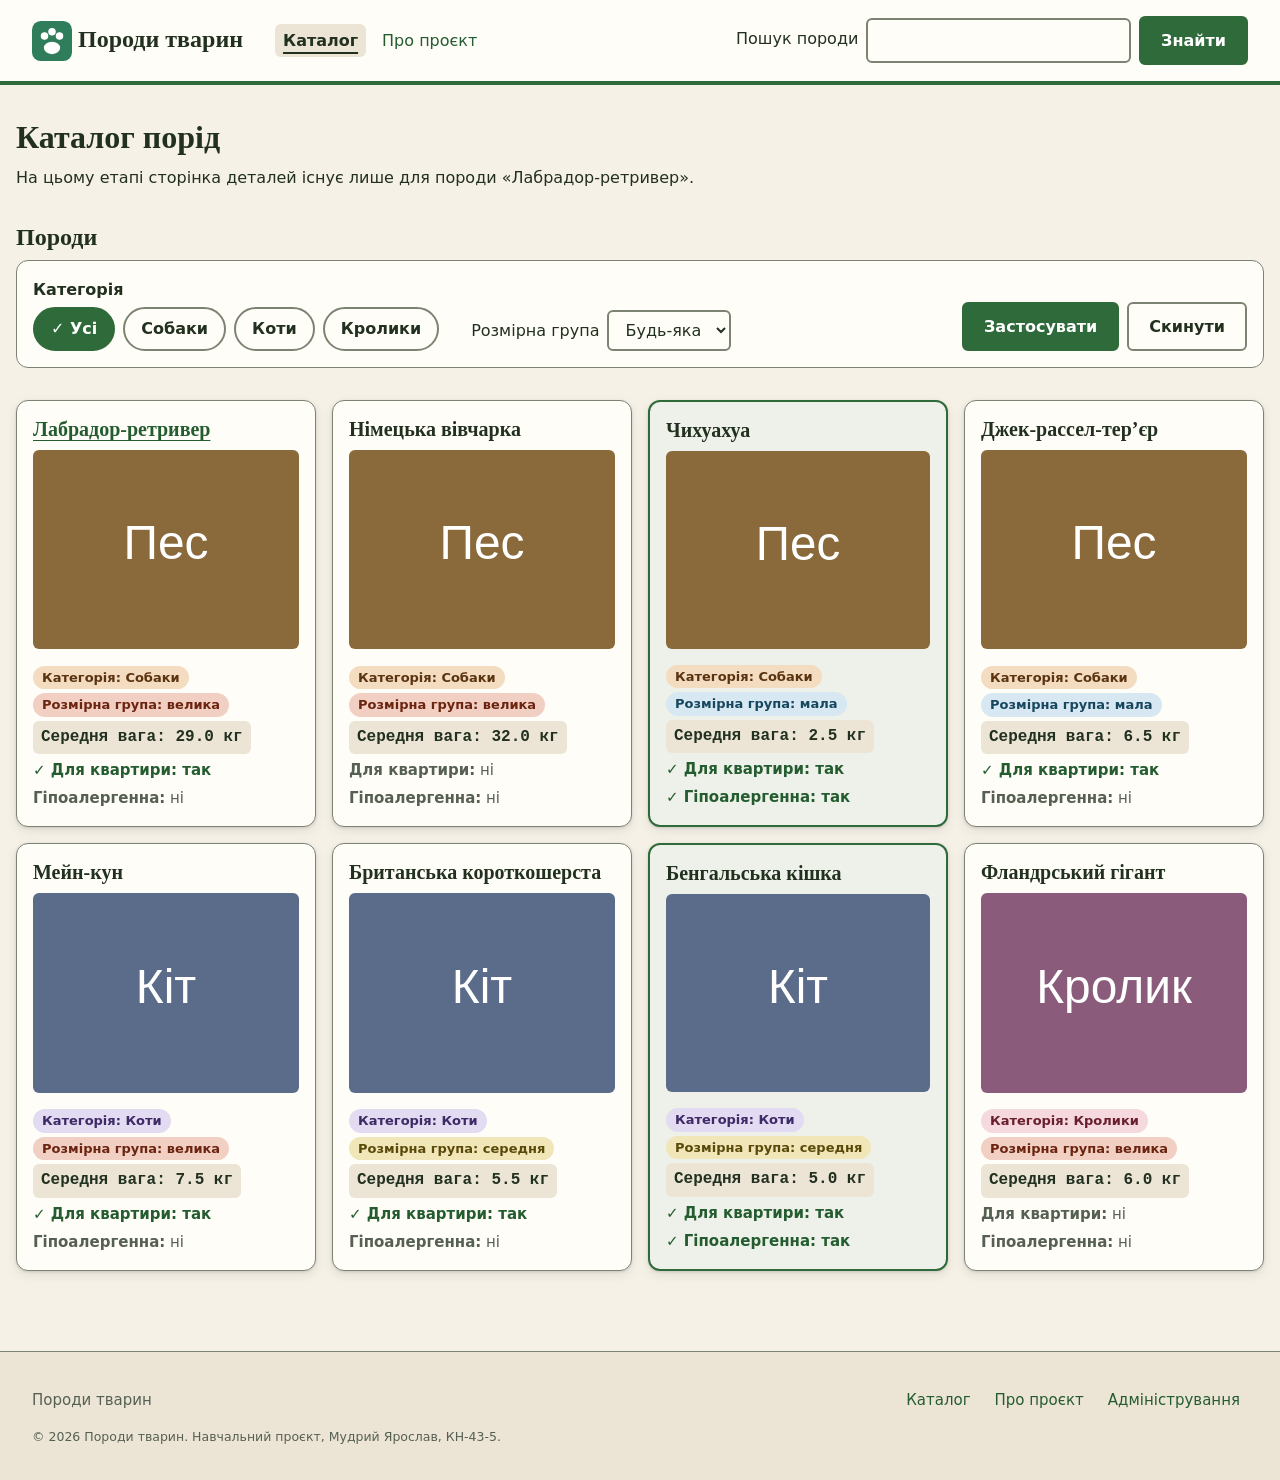
<file: index.html>
<!DOCTYPE html>
<html lang="uk">
<head>
  <meta charset="utf-8">
  <meta name="viewport" content="width=device-width, initial-scale=1">
  <title>Каталог порід — Породи тварин</title>
  <meta name="description" content="Каталог порід тварин: собаки, коти та кролики з вагою та розмірною групою.">
  <link rel="icon" href="images/logo.svg" type="image/svg+xml">
  <link rel="stylesheet" href="css/main.css">
</head>
<body>
  <a class="skip-link" href="#main">Перейти до вмісту</a>
  <header class="site-header">
    <p class="site-header__brand"><a href="index.html"><img class="site-header__logo" src="images/logo.svg" alt="" width="40" height="40"> Породи тварин</a></p>
    <nav class="site-nav site-nav--main" aria-label="Основне меню">
      <ul class="site-nav__list">
        <li><a href="index.html" aria-current="page">Каталог</a></li>
        <li><a href="about.html">Про проєкт</a></li>
      </ul>
    </nav>
    <form class="search" action="index.html" method="get" role="search">
      <label class="form__label form__label--inline" for="site-search">Пошук породи</label>
      <input class="form__field" id="site-search" name="q" type="search" maxlength="60" autocomplete="off">
      <button class="button" type="submit">Знайти</button>
    </form>
  </header>
  <main id="main">
    <h1>Каталог порід</h1>
    <p>На цьому етапі сторінка деталей існує лише для породи «Лабрадор-ретривер».</p>
    <section aria-labelledby="catalog-title">
      <h2 id="catalog-title">Породи</h2>
      <form class="filters" id="catalog-filters" action="index.html" method="get" aria-label="Фільтри каталогу">
        <fieldset class="filters__group">
          <legend class="filters__legend">Категорія</legend>
          <div class="chips">
            <input class="chip__input" id="cat-all" type="radio" name="category" value="all" checked>
            <label class="chip" for="cat-all">Усі</label>
            <input class="chip__input" id="cat-dogs" type="radio" name="category" value="dogs">
            <label class="chip" for="cat-dogs">Собаки</label>
            <input class="chip__input" id="cat-cats" type="radio" name="category" value="cats">
            <label class="chip" for="cat-cats">Коти</label>
            <input class="chip__input" id="cat-rabbits" type="radio" name="category" value="rabbits">
            <label class="chip" for="cat-rabbits">Кролики</label>
          </div>
        </fieldset>
        <div class="filters__row">
          <label class="form__label form__label--inline" for="filter-size">Розмірна група</label>
          <select class="form__field" id="filter-size" name="sizeGroup">
            <option value="">Будь-яка</option>
            <option value="small">Мала</option>
            <option value="medium">Середня</option>
            <option value="large">Велика</option>
          </select>
        </div>
        <div class="filters__actions">
          <button class="button" type="submit">Застосувати</button>
          <button class="button" type="reset">Скинути</button>
        </div>
      </form>
      <div class="catalog">
        <article class="card">
          <h3 class="card__title"><a href="details.html">Лабрадор-ретривер</a></h3>
          <img class="card__image" src="images/dog.svg" alt="Ілюстрація: собаки" width="400" height="300" loading="lazy">
          <ul class="card__facts">
            <li class="badge" data-category="dogs"><strong>Категорія:</strong> Собаки</li>
            <li class="badge" data-size="large"><strong>Розмірна група:</strong> велика</li>
            <li class="card__weight"><strong>Середня вага:</strong> 29.0 кг</li>
            <li class="card__status" data-apartment="true"><strong>Для квартири:</strong> так</li>
            <li class="card__status" data-hypoallergenic="false"><strong>Гіпоалергенна:</strong> ні</li>
          </ul>
        </article>
        <article class="card">
          <h3 class="card__title">Німецька вівчарка</h3>
          <img class="card__image" src="images/dog.svg" alt="Ілюстрація: собаки" width="400" height="300" loading="lazy">
          <ul class="card__facts">
            <li class="badge" data-category="dogs"><strong>Категорія:</strong> Собаки</li>
            <li class="badge" data-size="large"><strong>Розмірна група:</strong> велика</li>
            <li class="card__weight"><strong>Середня вага:</strong> 32.0 кг</li>
            <li class="card__status" data-apartment="false"><strong>Для квартири:</strong> ні</li>
            <li class="card__status" data-hypoallergenic="false"><strong>Гіпоалергенна:</strong> ні</li>
          </ul>
        </article>
        <article class="card">
          <h3 class="card__title">Чихуахуа</h3>
          <img class="card__image" src="images/dog.svg" alt="Ілюстрація: собаки" width="400" height="300" loading="lazy">
          <ul class="card__facts">
            <li class="badge" data-category="dogs"><strong>Категорія:</strong> Собаки</li>
            <li class="badge" data-size="small"><strong>Розмірна група:</strong> мала</li>
            <li class="card__weight"><strong>Середня вага:</strong> 2.5 кг</li>
            <li class="card__status" data-apartment="true"><strong>Для квартири:</strong> так</li>
            <li class="card__status" data-hypoallergenic="true"><strong>Гіпоалергенна:</strong> так</li>
          </ul>
        </article>
        <article class="card">
          <h3 class="card__title">Джек-рассел-тер’єр</h3>
          <img class="card__image" src="images/dog.svg" alt="Ілюстрація: собаки" width="400" height="300" loading="lazy">
          <ul class="card__facts">
            <li class="badge" data-category="dogs"><strong>Категорія:</strong> Собаки</li>
            <li class="badge" data-size="small"><strong>Розмірна група:</strong> мала</li>
            <li class="card__weight"><strong>Середня вага:</strong> 6.5 кг</li>
            <li class="card__status" data-apartment="true"><strong>Для квартири:</strong> так</li>
            <li class="card__status" data-hypoallergenic="false"><strong>Гіпоалергенна:</strong> ні</li>
          </ul>
        </article>
        <article class="card">
          <h3 class="card__title">Мейн-кун</h3>
          <img class="card__image" src="images/cat.svg" alt="Ілюстрація: коти" width="400" height="300" loading="lazy">
          <ul class="card__facts">
            <li class="badge" data-category="cats"><strong>Категорія:</strong> Коти</li>
            <li class="badge" data-size="large"><strong>Розмірна група:</strong> велика</li>
            <li class="card__weight"><strong>Середня вага:</strong> 7.5 кг</li>
            <li class="card__status" data-apartment="true"><strong>Для квартири:</strong> так</li>
            <li class="card__status" data-hypoallergenic="false"><strong>Гіпоалергенна:</strong> ні</li>
          </ul>
        </article>
        <article class="card">
          <h3 class="card__title">Британська короткошерста</h3>
          <img class="card__image" src="images/cat.svg" alt="Ілюстрація: коти" width="400" height="300" loading="lazy">
          <ul class="card__facts">
            <li class="badge" data-category="cats"><strong>Категорія:</strong> Коти</li>
            <li class="badge" data-size="medium"><strong>Розмірна група:</strong> середня</li>
            <li class="card__weight"><strong>Середня вага:</strong> 5.5 кг</li>
            <li class="card__status" data-apartment="true"><strong>Для квартири:</strong> так</li>
            <li class="card__status" data-hypoallergenic="false"><strong>Гіпоалергенна:</strong> ні</li>
          </ul>
        </article>
        <article class="card">
          <h3 class="card__title">Бенгальська кішка</h3>
          <img class="card__image" src="images/cat.svg" alt="Ілюстрація: коти" width="400" height="300" loading="lazy">
          <ul class="card__facts">
            <li class="badge" data-category="cats"><strong>Категорія:</strong> Коти</li>
            <li class="badge" data-size="medium"><strong>Розмірна група:</strong> середня</li>
            <li class="card__weight"><strong>Середня вага:</strong> 5.0 кг</li>
            <li class="card__status" data-apartment="true"><strong>Для квартири:</strong> так</li>
            <li class="card__status" data-hypoallergenic="true"><strong>Гіпоалергенна:</strong> так</li>
          </ul>
        </article>
        <article class="card">
          <h3 class="card__title">Фландрський гігант</h3>
          <img class="card__image" src="images/rabbit.svg" alt="Ілюстрація: кролики" width="400" height="300" loading="lazy">
          <ul class="card__facts">
            <li class="badge" data-category="rabbits"><strong>Категорія:</strong> Кролики</li>
            <li class="badge" data-size="large"><strong>Розмірна група:</strong> велика</li>
            <li class="card__weight"><strong>Середня вага:</strong> 6.0 кг</li>
            <li class="card__status" data-apartment="false"><strong>Для квартири:</strong> ні</li>
            <li class="card__status" data-hypoallergenic="false"><strong>Гіпоалергенна:</strong> ні</li>
          </ul>
        </article>
      </div>
    </section>
  </main>
  <footer class="site-footer">
    <p>Породи тварин</p>
    <nav class="site-nav site-nav--footer" aria-label="Службова навігація">
      <ul class="site-nav__list">
        <li><a href="index.html">Каталог</a></li>
        <li><a href="about.html">Про проєкт</a></li>
        <li><a href="admin.html">Адміністрування</a></li>
      </ul>
    </nav>
    <p class="site-footer__copy"><small>© 2026 Породи тварин. Навчальний проєкт, Мудрий Ярослав, КН-43-5.</small></p>
  </footer>
</body>
</html>
</file>
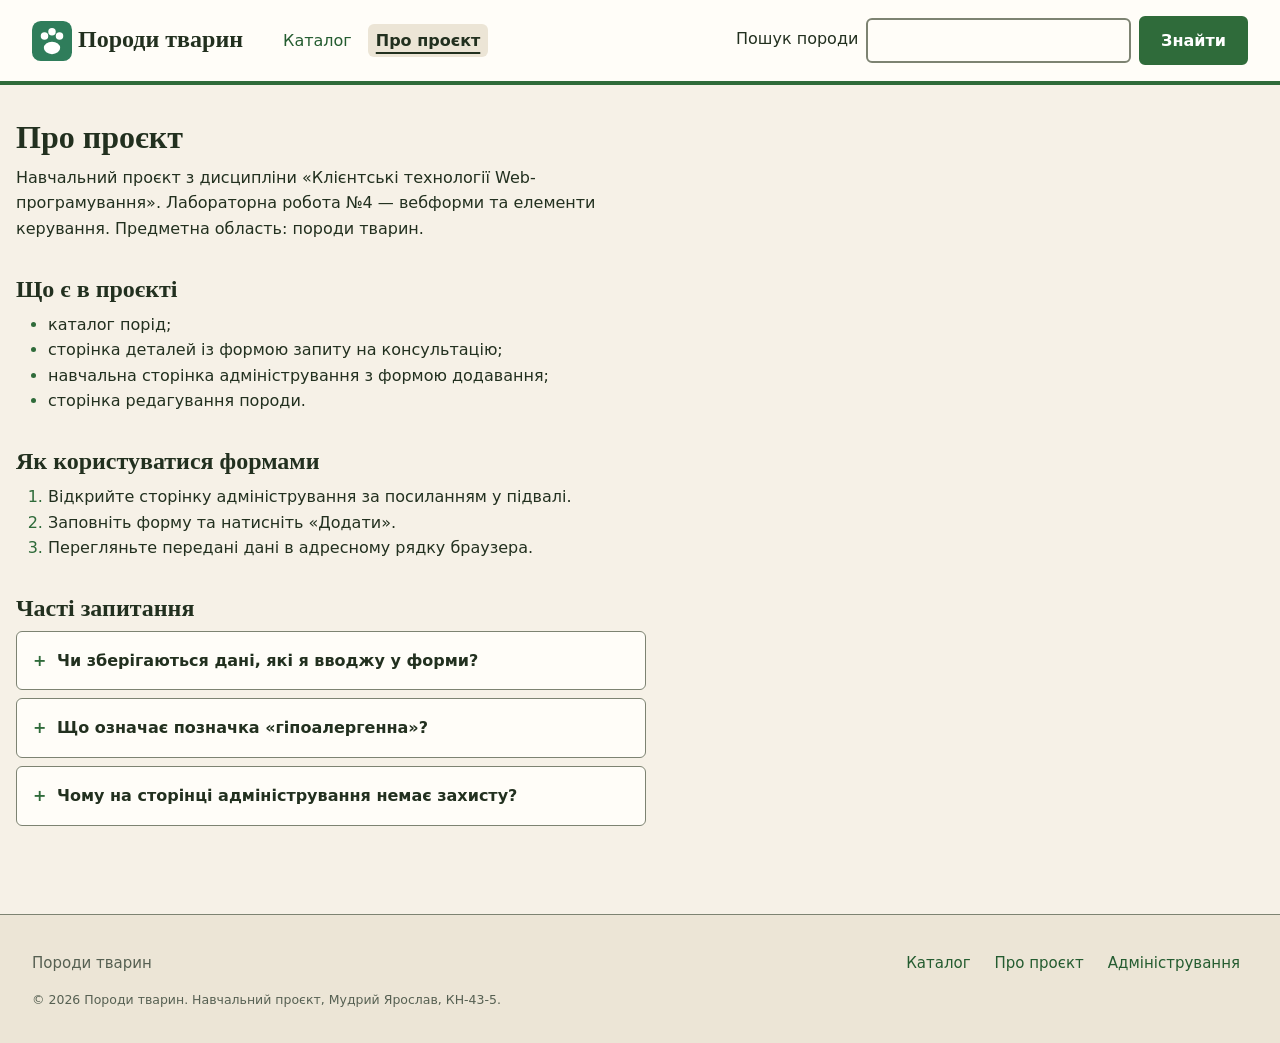
<file: about.html>
<!DOCTYPE html>
<html lang="uk">
<head>
  <meta charset="utf-8">
  <meta name="viewport" content="width=device-width, initial-scale=1">
  <title>Про проєкт — Породи тварин</title>
  <meta name="description" content="Про навчальний проєкт «Породи тварин»: що в ньому є та як користуватися формами.">
  <link rel="icon" href="images/logo.svg" type="image/svg+xml">
  <link rel="stylesheet" href="css/main.css">
</head>
<body>
  <a class="skip-link" href="#main">Перейти до вмісту</a>
  <header class="site-header">
    <p class="site-header__brand"><a href="index.html"><img class="site-header__logo" src="images/logo.svg" alt="" width="40" height="40"> Породи тварин</a></p>
    <nav class="site-nav site-nav--main" aria-label="Основне меню">
      <ul class="site-nav__list">
        <li><a href="index.html">Каталог</a></li>
        <li><a href="about.html" aria-current="page">Про проєкт</a></li>
      </ul>
    </nav>
    <form class="search" action="index.html" method="get" role="search">
      <label class="form__label form__label--inline" for="site-search">Пошук породи</label>
      <input class="form__field" id="site-search" name="q" type="search" maxlength="60" autocomplete="off">
      <button class="button" type="submit">Знайти</button>
    </form>
  </header>
  <main class="page-text" id="main">
    <h1>Про проєкт</h1>
    <p>Навчальний проєкт з дисципліни «Клієнтські технології Web-програмування». Лабораторна робота №4 — вебформи та елементи керування. Предметна область: породи тварин.</p>
    <h2>Що є в проєкті</h2>
    <ul>
      <li>каталог порід;</li>
      <li>сторінка деталей із формою запиту на консультацію;</li>
      <li>навчальна сторінка адміністрування з формою додавання;</li>
      <li>сторінка редагування породи.</li>
    </ul>
    <h2>Як користуватися формами</h2>
    <ol>
      <li>Відкрийте сторінку адміністрування за посиланням у підвалі.</li>
      <li>Заповніть форму та натисніть «Додати».</li>
      <li>Перегляньте передані дані в адресному рядку браузера.</li>
    </ol>
    <h2>Часті запитання</h2>
    <div class="faq">
      <details class="faq__item">
        <summary class="faq__summary">Чи зберігаються дані, які я вводжу у форми?</summary>
        <p>Ні. Форми надсилаються методом GET на статичний сервер, тому дані лише з’являються в адресному рядку й ніде не зберігаються.</p>
      </details>
      <details class="faq__item">
        <summary class="faq__summary">Що означає позначка «гіпоалергенна»?</summary>
        <p>Це навчальна позначка в картці породи. Повністю безпечних для алергіків порід не існує, тому для реального вибору потрібна консультація лікаря.</p>
      </details>
      <details class="faq__item">
        <summary class="faq__summary">Чому на сторінці адміністрування немає захисту?</summary>
        <p>Це навчальна імітація. Контроль доступу й остаточну перевірку даних виконує сервер, якого в проєкті немає.</p>
      </details>
    </div>
  </main>
  <footer class="site-footer">
    <p>Породи тварин</p>
    <nav class="site-nav site-nav--footer" aria-label="Службова навігація">
      <ul class="site-nav__list">
        <li><a href="index.html">Каталог</a></li>
        <li><a href="about.html">Про проєкт</a></li>
        <li><a href="admin.html">Адміністрування</a></li>
      </ul>
    </nav>
    <p class="site-footer__copy"><small>© 2026 Породи тварин. Навчальний проєкт, Мудрий Ярослав, КН-43-5.</small></p>
  </footer>
</body>
</html>
</file>
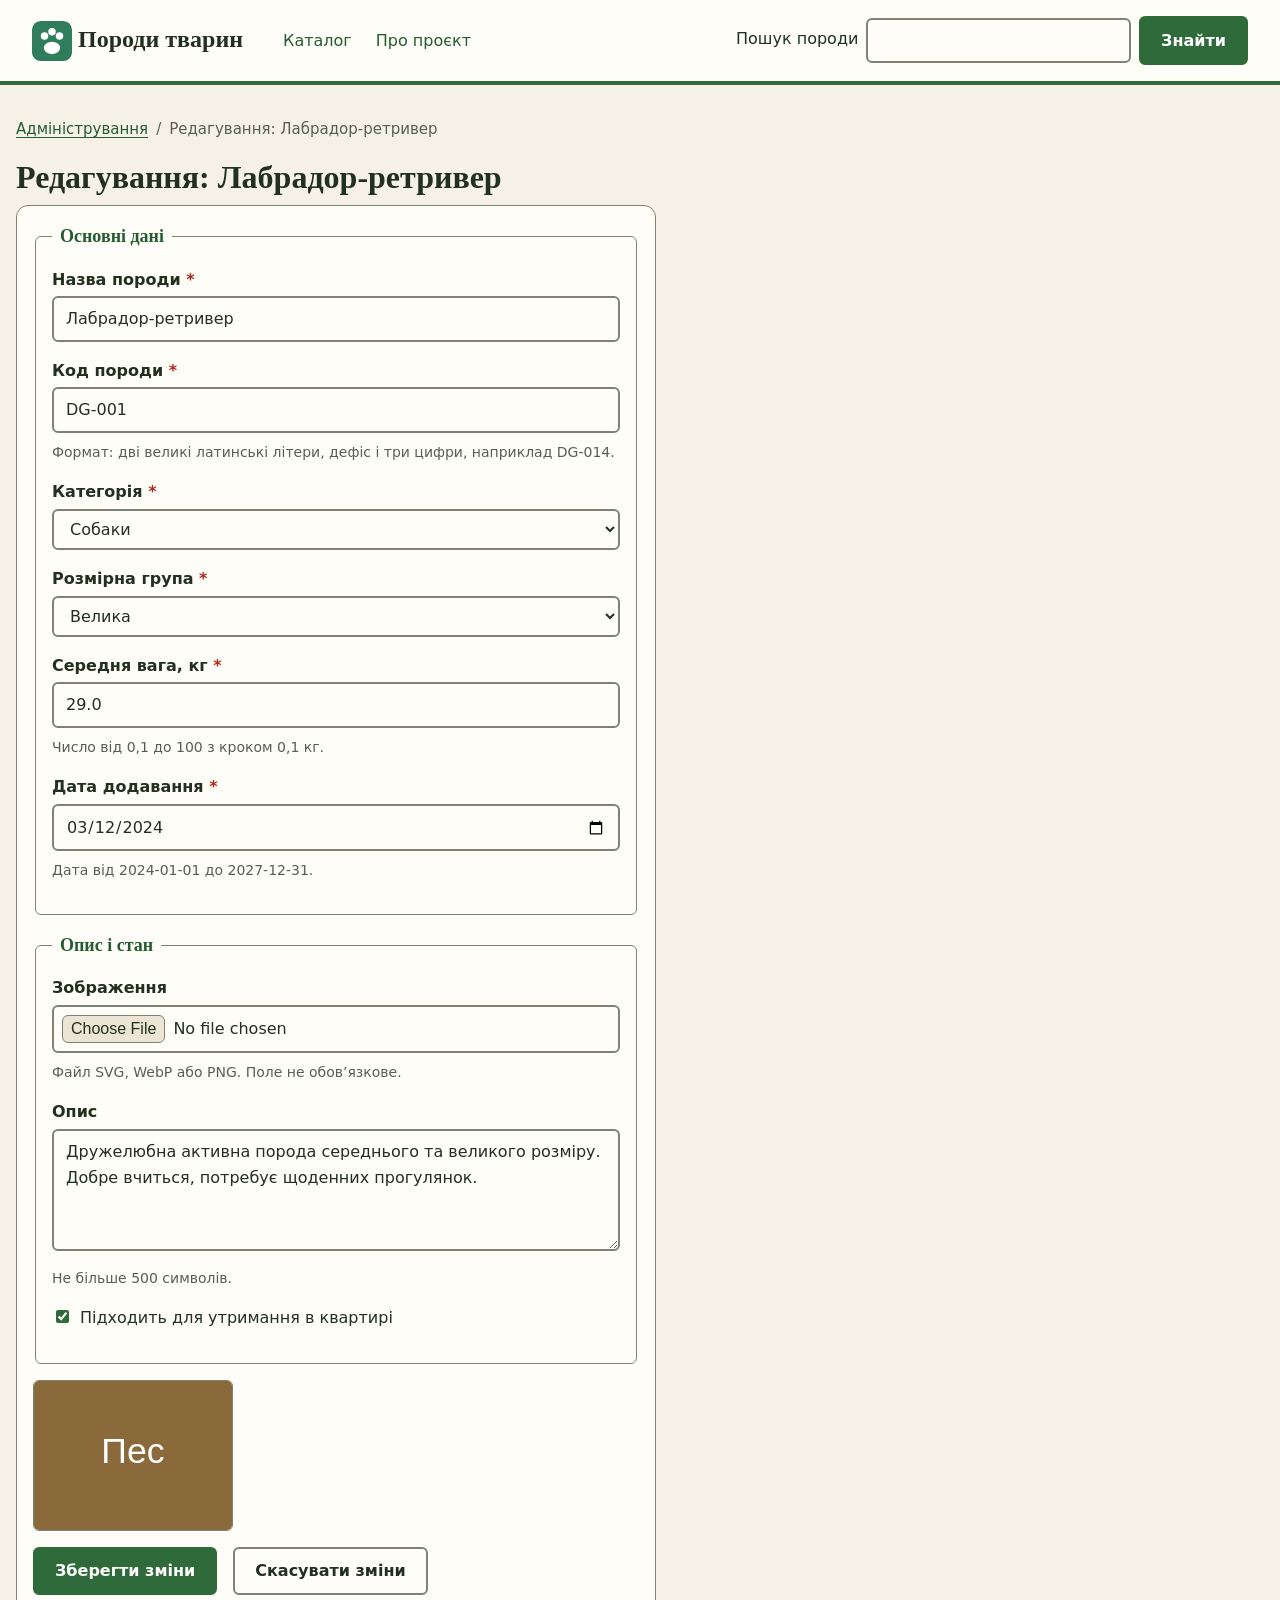
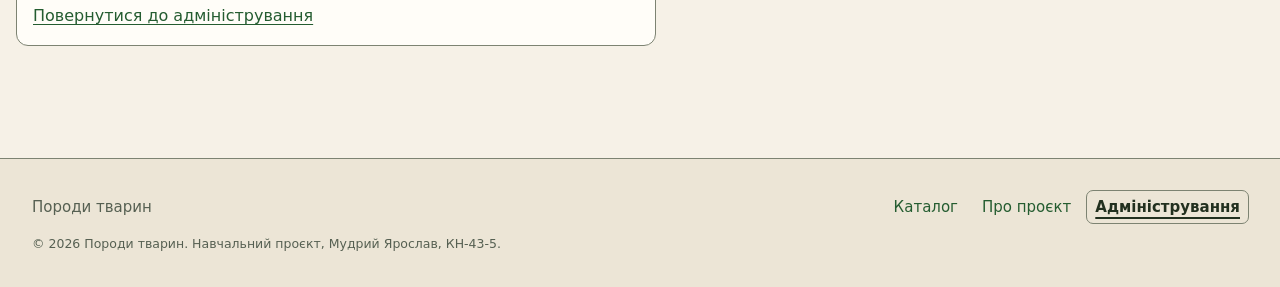
<file: admin-edit.html>
<!DOCTYPE html>
<html lang="uk">
<head>
  <meta charset="utf-8">
  <meta name="viewport" content="width=device-width, initial-scale=1">
  <title>Редагування: Лабрадор-ретривер — Породи тварин</title>
  <meta name="description" content="Навчальна форма редагування породи.">
  <link rel="icon" href="images/logo.svg" type="image/svg+xml">
  <link rel="stylesheet" href="css/main.css">
</head>
<body>
  <a class="skip-link" href="#main">Перейти до вмісту</a>
  <header class="site-header">
    <p class="site-header__brand"><a href="index.html"><img class="site-header__logo" src="images/logo.svg" alt="" width="40" height="40"> Породи тварин</a></p>
    <nav class="site-nav site-nav--main" aria-label="Основне меню">
      <ul class="site-nav__list">
        <li><a href="index.html">Каталог</a></li>
        <li><a href="about.html">Про проєкт</a></li>
      </ul>
    </nav>
    <form class="search" action="index.html" method="get" role="search">
      <label class="form__label form__label--inline" for="site-search">Пошук породи</label>
      <input class="form__field" id="site-search" name="q" type="search" maxlength="60" autocomplete="off">
      <button class="button" type="submit">Знайти</button>
    </form>
  </header>
  <main id="main">
    <nav class="breadcrumbs" aria-label="Хлібні крихти">
      <ol class="breadcrumbs__list">
        <li><a href="admin.html">Адміністрування</a></li>
        <li aria-current="page">Редагування: Лабрадор-ретривер</li>
      </ol>
    </nav>
    <h1 id="edit-title">Редагування: Лабрадор-ретривер</h1>
    <form class="form" id="breed-edit-form" action="admin.html" method="get" aria-labelledby="edit-title">
      <input type="hidden" name="id" value="1">
      <fieldset class="form__group">
        <legend class="form__legend">Основні дані</legend>
        <p class="form__row">
          <label class="form__label" for="breed-title">Назва породи</label>
          <input class="form__field" id="breed-title" name="title" type="text" required minlength="2" maxlength="60" autocomplete="off" value="Лабрадор-ретривер">
        </p>
        <p class="form__row">
          <label class="form__label" for="breed-code">Код породи</label>
          <input class="form__field" id="breed-code" name="code" type="text" required pattern="[A-Z]{2}-[0-9]{3}" maxlength="6" autocomplete="off" aria-describedby="breed-code-hint" value="DG-001">
        </p>
        <p class="form__hint" id="breed-code-hint">Формат: дві великі латинські літери, дефіс і три цифри, наприклад DG-014.</p>
        <p class="form__row">
          <label class="form__label" for="breed-category">Категорія</label>
          <select class="form__field" id="breed-category" name="category" required>
          <option value="">Оберіть категорію</option>
          <option value="dogs" selected>Собаки</option>
          <option value="cats">Коти</option>
          <option value="rabbits">Кролики</option>
          <option value="other">Інше</option>
          </select>
        </p>
        <p class="form__row">
          <label class="form__label" for="breed-size">Розмірна група</label>
          <select class="form__field" id="breed-size" name="sizeGroup" required>
          <option value="">Оберіть групу</option>
          <option value="small">Мала</option>
          <option value="medium">Середня</option>
          <option value="large" selected>Велика</option>
          </select>
        </p>
        <p class="form__row">
          <label class="form__label" for="breed-weight">Середня вага, кг</label>
          <input class="form__field" id="breed-weight" name="weight" type="number" required min="0.1" max="100" step="0.1" inputmode="decimal" aria-describedby="breed-weight-hint" value="29.0">
        </p>
        <p class="form__hint" id="breed-weight-hint">Число від 0,1 до 100 з кроком 0,1 кг.</p>
        <p class="form__row">
          <label class="form__label" for="breed-added">Дата додавання</label>
          <input class="form__field" id="breed-added" name="addedAt" type="date" required min="2024-01-01" max="2027-12-31" aria-describedby="breed-added-hint" value="2024-03-12">
        </p>
        <p class="form__hint" id="breed-added-hint">Дата від 2024-01-01 до 2027-12-31.</p>
      </fieldset>
      <fieldset class="form__group">
        <legend class="form__legend">Опис і стан</legend>
        <p class="form__row">
          <label class="form__label" for="breed-image">Зображення</label>
          <input class="form__field" id="breed-image" name="image" type="file" accept=".svg,.webp,.png,image/svg+xml,image/webp,image/png" aria-describedby="breed-image-hint">
        </p>
        <p class="form__hint" id="breed-image-hint">Файл SVG, WebP або PNG. Поле не обов’язкове.</p>
        <p class="form__row">
          <label class="form__label" for="breed-description">Опис</label>
          <textarea class="form__field" id="breed-description" name="description" rows="4" cols="40" maxlength="500" aria-describedby="breed-description-hint">Дружелюбна активна порода середнього та великого розміру. Добре вчиться, потребує щоденних прогулянок.</textarea>
        </p>
        <p class="form__hint" id="breed-description-hint">Не більше 500 символів.</p>
        <p class="form__row form__row--check">
          <input id="breed-apartment" name="apartmentFriendly" type="checkbox" value="yes" checked>
          <label class="form__label form__label--inline" for="breed-apartment">Підходить для утримання в квартирі</label>
        </p>
      </fieldset>
      <p>
        <img class="form__preview" src="images/dog.svg" alt="Поточне зображення породи" width="200" height="150">
      </p>
      <div class="form__actions">
        <button class="button" type="submit">Зберегти зміни</button>
        <button class="button" type="reset">Скасувати зміни</button>
        <a href="admin.html">Повернутися до адміністрування</a>
      </div>
    </form>
  </main>
  <footer class="site-footer">
    <p>Породи тварин</p>
    <nav class="site-nav site-nav--footer" aria-label="Службова навігація">
      <ul class="site-nav__list">
        <li><a href="index.html">Каталог</a></li>
        <li><a href="about.html">Про проєкт</a></li>
        <li><a href="admin.html" aria-current="page">Адміністрування</a></li>
      </ul>
    </nav>
    <p class="site-footer__copy"><small>© 2026 Породи тварин. Навчальний проєкт, Мудрий Ярослав, КН-43-5.</small></p>
  </footer>
</body>
</html>
</file>
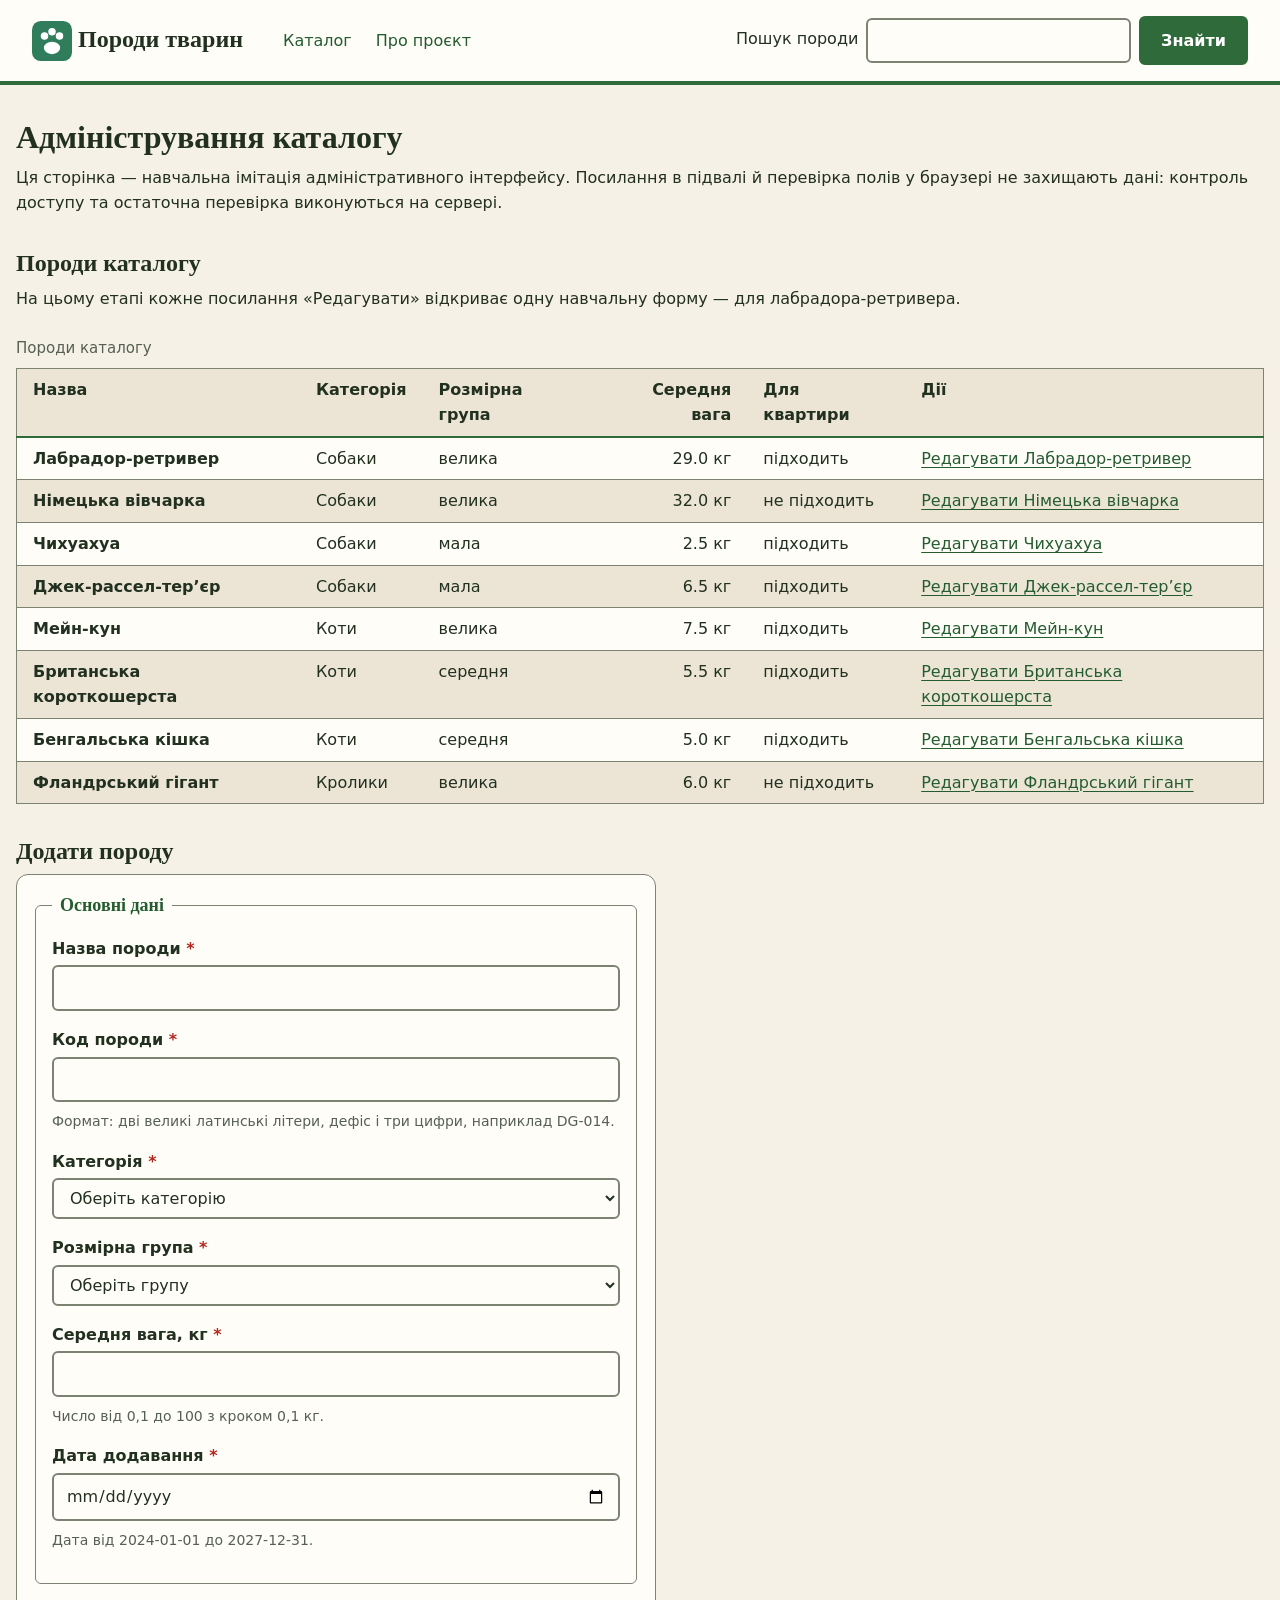
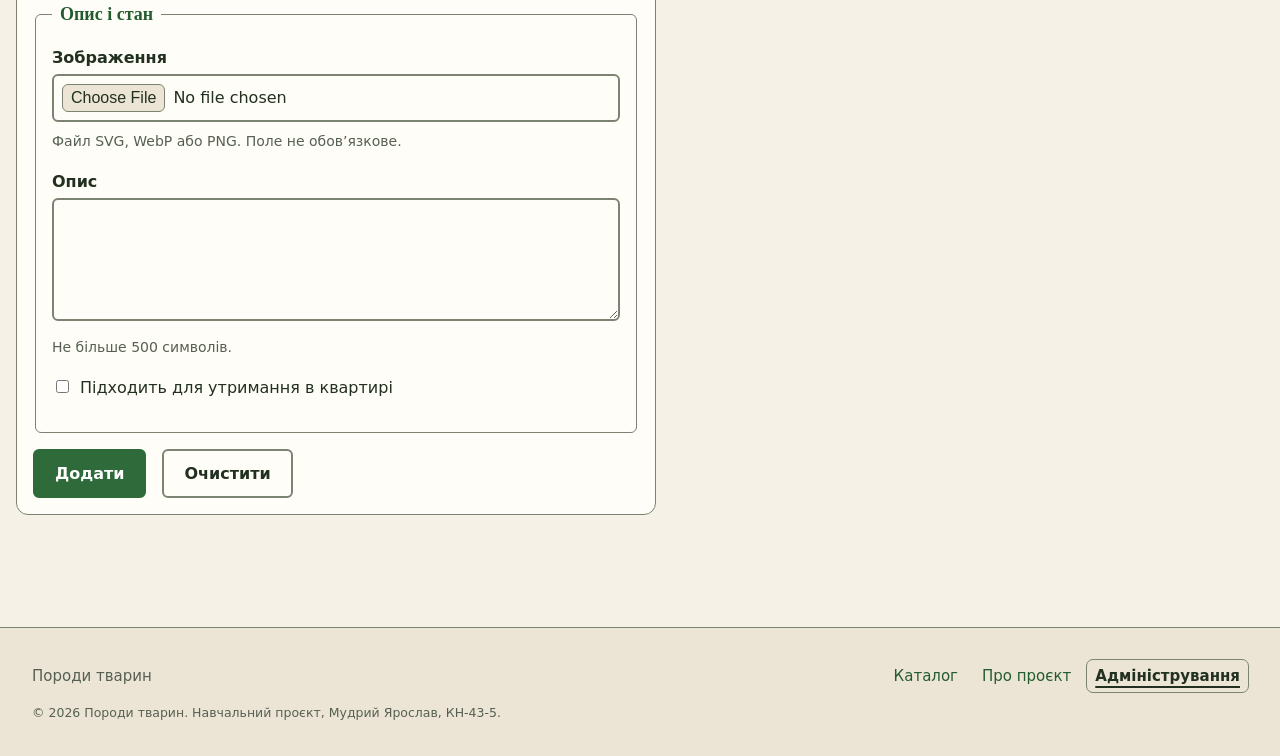
<file: admin.html>
<!DOCTYPE html>
<html lang="uk">
<head>
  <meta charset="utf-8">
  <meta name="viewport" content="width=device-width, initial-scale=1">
  <title>Адміністрування — Породи тварин</title>
  <meta name="description" content="Навчальна імітація адміністративного інтерфейсу: таблиця порід та форма додавання.">
  <link rel="icon" href="images/logo.svg" type="image/svg+xml">
  <link rel="stylesheet" href="css/main.css">
</head>
<body>
  <a class="skip-link" href="#main">Перейти до вмісту</a>
  <header class="site-header">
    <p class="site-header__brand"><a href="index.html"><img class="site-header__logo" src="images/logo.svg" alt="" width="40" height="40"> Породи тварин</a></p>
    <nav class="site-nav site-nav--main" aria-label="Основне меню">
      <ul class="site-nav__list">
        <li><a href="index.html">Каталог</a></li>
        <li><a href="about.html">Про проєкт</a></li>
      </ul>
    </nav>
    <form class="search" action="index.html" method="get" role="search">
      <label class="form__label form__label--inline" for="site-search">Пошук породи</label>
      <input class="form__field" id="site-search" name="q" type="search" maxlength="60" autocomplete="off">
      <button class="button" type="submit">Знайти</button>
    </form>
  </header>
  <main id="main">
    <h1>Адміністрування каталогу</h1>
    <p>Ця сторінка — навчальна імітація адміністративного інтерфейсу. Посилання в підвалі й перевірка полів у браузері не захищають дані: контроль доступу та остаточна перевірка виконуються на сервері.</p>
    <h2>Породи каталогу</h2>
    <p>На цьому етапі кожне посилання «Редагувати» відкриває одну навчальну форму — для лабрадора-ретривера.</p>
    <table class="data-table">
      <caption>Породи каталогу</caption>
      <thead>
        <tr>
          <th scope="col">Назва</th>
          <th scope="col">Категорія</th>
          <th scope="col">Розмірна група</th>
          <th class="data-table__num" scope="col">Середня вага</th>
          <th scope="col">Для квартири</th>
          <th scope="col">Дії</th>
        </tr>
      </thead>
      <tbody>
        <tr>
          <th scope="row">Лабрадор-ретривер</th>
          <td>Собаки</td>
          <td>велика</td>
          <td class="data-table__num"><data value="29.0">29.0 кг</data></td>
          <td>підходить</td>
          <td>
            <div class="row-actions">
              <a class="row-actions__link" href="admin-edit.html">Редагувати Лабрадор-ретривер</a>
            </div>
          </td>
        </tr>
        <tr>
          <th scope="row">Німецька вівчарка</th>
          <td>Собаки</td>
          <td>велика</td>
          <td class="data-table__num"><data value="32.0">32.0 кг</data></td>
          <td>не підходить</td>
          <td>
            <div class="row-actions">
              <a class="row-actions__link" href="admin-edit.html">Редагувати Німецька вівчарка</a>
            </div>
          </td>
        </tr>
        <tr>
          <th scope="row">Чихуахуа</th>
          <td>Собаки</td>
          <td>мала</td>
          <td class="data-table__num"><data value="2.5">2.5 кг</data></td>
          <td>підходить</td>
          <td>
            <div class="row-actions">
              <a class="row-actions__link" href="admin-edit.html">Редагувати Чихуахуа</a>
            </div>
          </td>
        </tr>
        <tr>
          <th scope="row">Джек-рассел-тер’єр</th>
          <td>Собаки</td>
          <td>мала</td>
          <td class="data-table__num"><data value="6.5">6.5 кг</data></td>
          <td>підходить</td>
          <td>
            <div class="row-actions">
              <a class="row-actions__link" href="admin-edit.html">Редагувати Джек-рассел-тер’єр</a>
            </div>
          </td>
        </tr>
        <tr>
          <th scope="row">Мейн-кун</th>
          <td>Коти</td>
          <td>велика</td>
          <td class="data-table__num"><data value="7.5">7.5 кг</data></td>
          <td>підходить</td>
          <td>
            <div class="row-actions">
              <a class="row-actions__link" href="admin-edit.html">Редагувати Мейн-кун</a>
            </div>
          </td>
        </tr>
        <tr>
          <th scope="row">Британська короткошерста</th>
          <td>Коти</td>
          <td>середня</td>
          <td class="data-table__num"><data value="5.5">5.5 кг</data></td>
          <td>підходить</td>
          <td>
            <div class="row-actions">
              <a class="row-actions__link" href="admin-edit.html">Редагувати Британська короткошерста</a>
            </div>
          </td>
        </tr>
        <tr>
          <th scope="row">Бенгальська кішка</th>
          <td>Коти</td>
          <td>середня</td>
          <td class="data-table__num"><data value="5.0">5.0 кг</data></td>
          <td>підходить</td>
          <td>
            <div class="row-actions">
              <a class="row-actions__link" href="admin-edit.html">Редагувати Бенгальська кішка</a>
            </div>
          </td>
        </tr>
        <tr>
          <th scope="row">Фландрський гігант</th>
          <td>Кролики</td>
          <td>велика</td>
          <td class="data-table__num"><data value="6.0">6.0 кг</data></td>
          <td>не підходить</td>
          <td>
            <div class="row-actions">
              <a class="row-actions__link" href="admin-edit.html">Редагувати Фландрський гігант</a>
            </div>
          </td>
        </tr>
      </tbody>
    </table>
    <h2 id="add-title">Додати породу</h2>
    <form class="form" id="breed-form" action="admin.html" method="get" aria-labelledby="add-title">
      <fieldset class="form__group">
        <legend class="form__legend">Основні дані</legend>
        <p class="form__row">
          <label class="form__label" for="breed-title">Назва породи</label>
          <input class="form__field" id="breed-title" name="title" type="text" required minlength="2" maxlength="60" autocomplete="off">
        </p>
        <p class="form__row">
          <label class="form__label" for="breed-code">Код породи</label>
          <input class="form__field" id="breed-code" name="code" type="text" required pattern="[A-Z]{2}-[0-9]{3}" maxlength="6" autocomplete="off" aria-describedby="breed-code-hint">
        </p>
        <p class="form__hint" id="breed-code-hint">Формат: дві великі латинські літери, дефіс і три цифри, наприклад DG-014.</p>
        <p class="form__row">
          <label class="form__label" for="breed-category">Категорія</label>
          <select class="form__field" id="breed-category" name="category" required>
          <option value="">Оберіть категорію</option>
          <option value="dogs">Собаки</option>
          <option value="cats">Коти</option>
          <option value="rabbits">Кролики</option>
          <option value="other">Інше</option>
          </select>
        </p>
        <p class="form__row">
          <label class="form__label" for="breed-size">Розмірна група</label>
          <select class="form__field" id="breed-size" name="sizeGroup" required>
          <option value="">Оберіть групу</option>
          <option value="small">Мала</option>
          <option value="medium">Середня</option>
          <option value="large">Велика</option>
          </select>
        </p>
        <p class="form__row">
          <label class="form__label" for="breed-weight">Середня вага, кг</label>
          <input class="form__field" id="breed-weight" name="weight" type="number" required min="0.1" max="100" step="0.1" inputmode="decimal" aria-describedby="breed-weight-hint">
        </p>
        <p class="form__hint" id="breed-weight-hint">Число від 0,1 до 100 з кроком 0,1 кг.</p>
        <p class="form__row">
          <label class="form__label" for="breed-added">Дата додавання</label>
          <input class="form__field" id="breed-added" name="addedAt" type="date" required min="2024-01-01" max="2027-12-31" aria-describedby="breed-added-hint">
        </p>
        <p class="form__hint" id="breed-added-hint">Дата від 2024-01-01 до 2027-12-31.</p>
      </fieldset>
      <fieldset class="form__group">
        <legend class="form__legend">Опис і стан</legend>
        <p class="form__row">
          <label class="form__label" for="breed-image">Зображення</label>
          <input class="form__field" id="breed-image" name="image" type="file" accept=".svg,.webp,.png,image/svg+xml,image/webp,image/png" aria-describedby="breed-image-hint">
        </p>
        <p class="form__hint" id="breed-image-hint">Файл SVG, WebP або PNG. Поле не обов’язкове.</p>
        <p class="form__row">
          <label class="form__label" for="breed-description">Опис</label>
          <textarea class="form__field" id="breed-description" name="description" rows="4" cols="40" maxlength="500" aria-describedby="breed-description-hint"></textarea>
        </p>
        <p class="form__hint" id="breed-description-hint">Не більше 500 символів.</p>
        <p class="form__row form__row--check">
          <input id="breed-apartment" name="apartmentFriendly" type="checkbox" value="yes">
          <label class="form__label form__label--inline" for="breed-apartment">Підходить для утримання в квартирі</label>
        </p>
      </fieldset>
      <div class="form__actions">
        <button class="button" type="submit">Додати</button>
        <button class="button" type="reset">Очистити</button>
      </div>
    </form>
  </main>
  <footer class="site-footer">
    <p>Породи тварин</p>
    <nav class="site-nav site-nav--footer" aria-label="Службова навігація">
      <ul class="site-nav__list">
        <li><a href="index.html">Каталог</a></li>
        <li><a href="about.html">Про проєкт</a></li>
        <li><a href="admin.html" aria-current="page">Адміністрування</a></li>
      </ul>
    </nav>
    <p class="site-footer__copy"><small>© 2026 Породи тварин. Навчальний проєкт, Мудрий Ярослав, КН-43-5.</small></p>
  </footer>
</body>
</html>
</file>
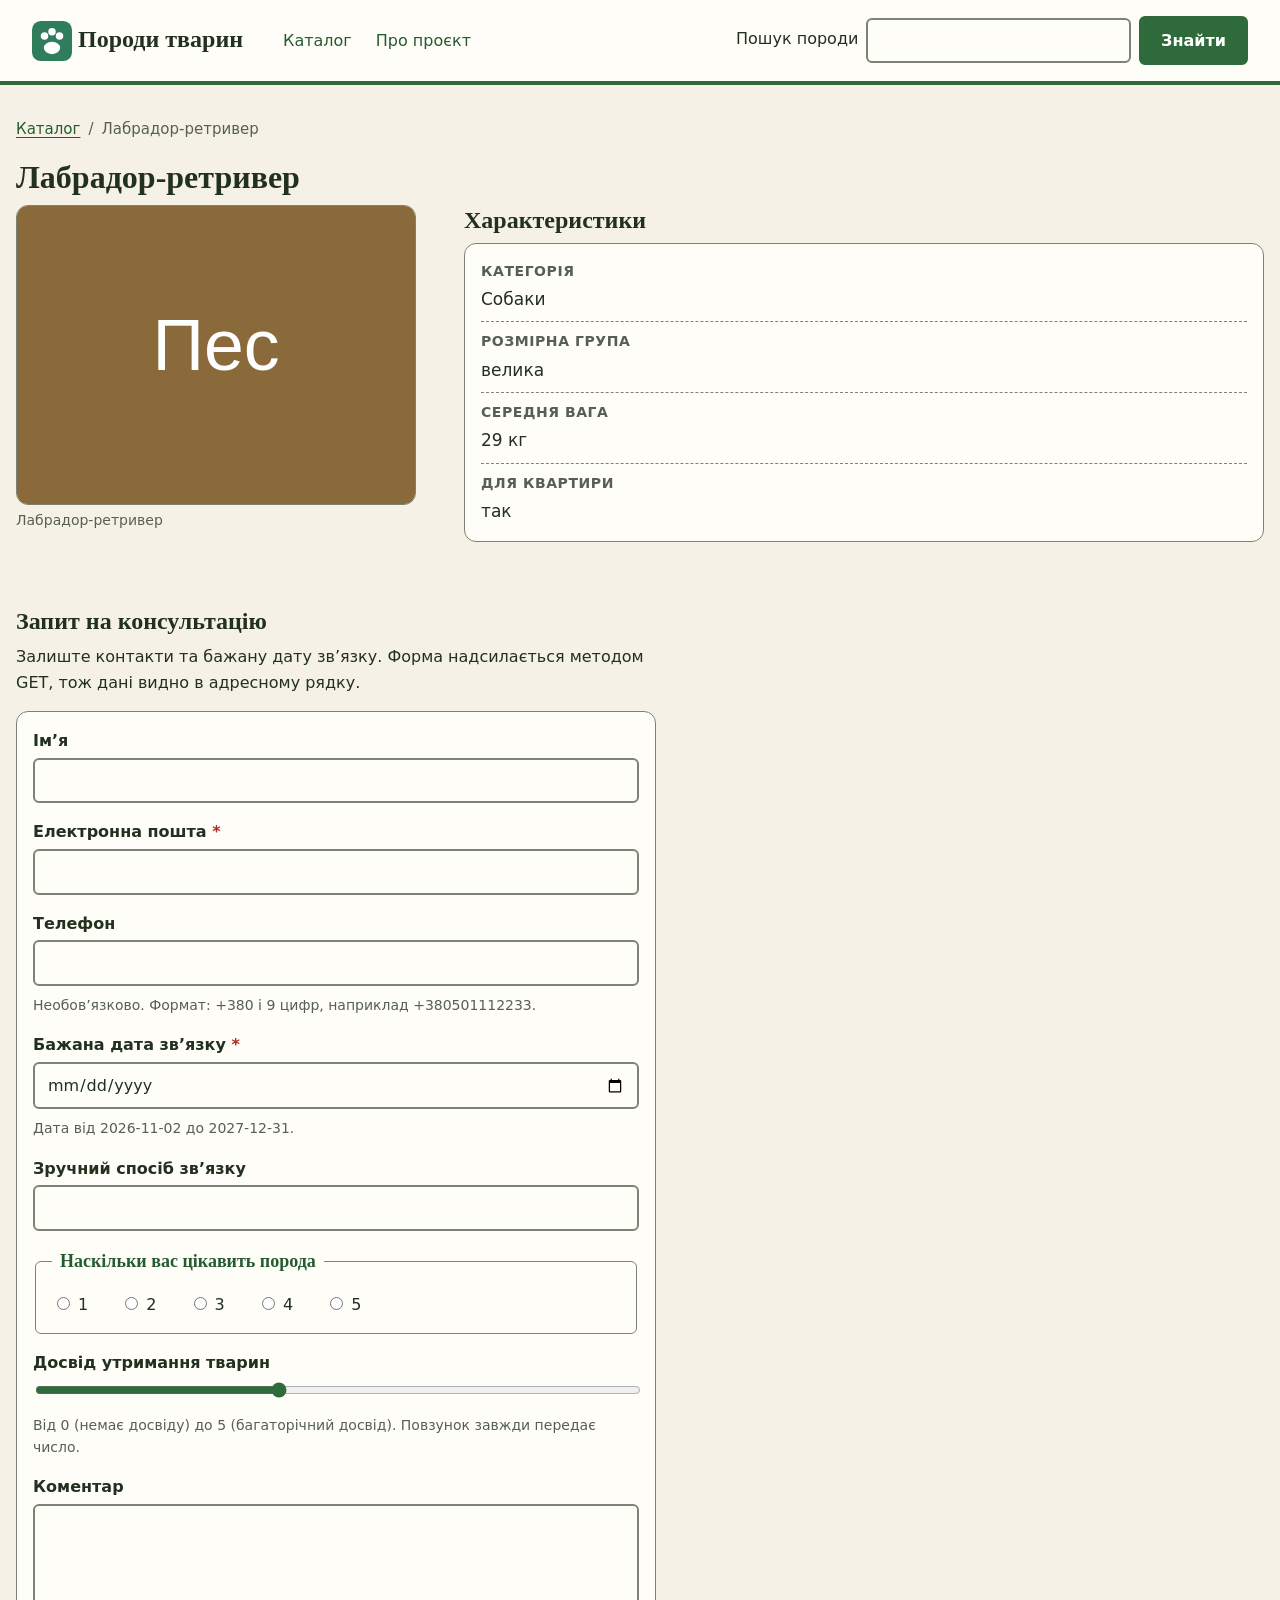
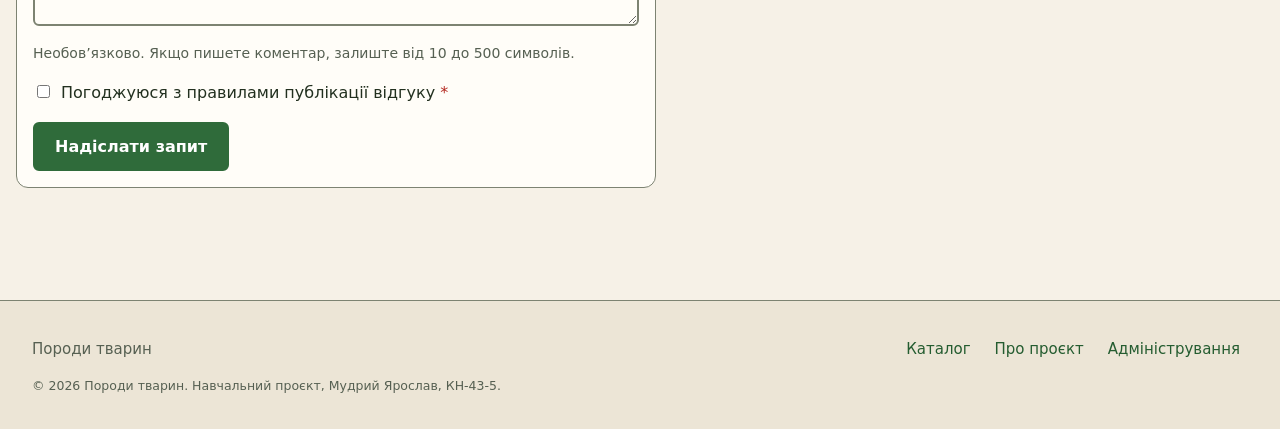
<file: details.html>
<!DOCTYPE html>
<html lang="uk">
<head>
  <meta charset="utf-8">
  <meta name="viewport" content="width=device-width, initial-scale=1">
  <title>Лабрадор-ретривер — Породи тварин</title>
  <meta name="description" content="Порода лабрадор-ретривер: характеристики та форма запиту на консультацію.">
  <link rel="icon" href="images/logo.svg" type="image/svg+xml">
  <link rel="stylesheet" href="css/main.css">
</head>
<body>
  <a class="skip-link" href="#main">Перейти до вмісту</a>
  <header class="site-header">
    <p class="site-header__brand"><a href="index.html"><img class="site-header__logo" src="images/logo.svg" alt="" width="40" height="40"> Породи тварин</a></p>
    <nav class="site-nav site-nav--main" aria-label="Основне меню">
      <ul class="site-nav__list">
        <li><a href="index.html">Каталог</a></li>
        <li><a href="about.html">Про проєкт</a></li>
      </ul>
    </nav>
    <form class="search" action="index.html" method="get" role="search">
      <label class="form__label form__label--inline" for="site-search">Пошук породи</label>
      <input class="form__field" id="site-search" name="q" type="search" maxlength="60" autocomplete="off">
      <button class="button" type="submit">Знайти</button>
    </form>
  </header>
  <main id="main">
    <nav class="breadcrumbs" aria-label="Хлібні крихти">
      <ol class="breadcrumbs__list">
        <li><a href="index.html">Каталог</a></li>
        <li aria-current="page">Лабрадор-ретривер</li>
      </ol>
    </nav>
    <h1>Лабрадор-ретривер</h1>
    <div class="breed">
      <figure class="figure breed__media">
        <img src="images/dog.svg" alt="Ілюстрація: собака" width="400" height="300">
        <figcaption>Лабрадор-ретривер</figcaption>
      </figure>
      <div class="breed__info">
        <h2>Характеристики</h2>
        <dl class="spec-list">
          <div><dt>Категорія</dt><dd>Собаки</dd></div>
          <div><dt>Розмірна група</dt><dd>велика</dd></div>
          <div><dt>Середня вага</dt><dd>29 кг</dd></div>
          <div><dt>Для квартири</dt><dd>так</dd></div>
        </dl>
      </div>
    </div>
    <section class="page-text" aria-labelledby="review-title">
      <h2 id="review-title">Запит на консультацію</h2>
      <p>Залиште контакти та бажану дату зв’язку. Форма надсилається методом GET, тож дані видно в адресному рядку.</p>
      <form class="form" id="review-form" action="details.html" method="get">
        <input type="hidden" name="breedCode" value="DG-001">
        <p class="form__row">
          <label class="form__label" for="review-name">Ім’я</label>
          <input class="form__field" id="review-name" name="name" type="text" maxlength="60" autocomplete="name">
        </p>
        <p class="form__row">
          <label class="form__label" for="review-email">Електронна пошта</label>
          <input class="form__field" id="review-email" name="email" type="email" required autocomplete="email">
        </p>
        <p class="form__row">
          <label class="form__label" for="review-phone">Телефон</label>
          <input class="form__field" id="review-phone" name="phone" type="tel" pattern="\+380[0-9]{9}" autocomplete="tel" aria-describedby="review-phone-hint">
        </p>
        <p class="form__hint" id="review-phone-hint">Необов’язково. Формат: +380 і 9 цифр, наприклад +380501112233.</p>
        <p class="form__row">
          <label class="form__label" for="review-date">Бажана дата зв’язку</label>
          <input class="form__field" id="review-date" name="contactDate" type="date" required min="2026-11-02" max="2027-12-31" aria-describedby="review-date-hint">
        </p>
        <p class="form__hint" id="review-date-hint">Дата від 2026-11-02 до 2027-12-31.</p>
        <p class="form__row">
          <label class="form__label" for="review-method">Зручний спосіб зв’язку</label>
          <input class="form__field" id="review-method" name="contactMethod" type="text" list="review-methods" maxlength="40" autocomplete="off">
          <datalist id="review-methods">
            <option value="Телефон"></option>
            <option value="Електронна пошта"></option>
            <option value="Месенджер"></option>
          </datalist>
        </p>
        <fieldset class="form__group">
          <legend class="form__legend">Наскільки вас цікавить порода</legend>
          <div class="form__options">
            <p class="form__option"><label><input type="radio" name="rating" value="1" required> 1</label></p>
            <p class="form__option"><label><input type="radio" name="rating" value="2"> 2</label></p>
            <p class="form__option"><label><input type="radio" name="rating" value="3"> 3</label></p>
            <p class="form__option"><label><input type="radio" name="rating" value="4"> 4</label></p>
            <p class="form__option"><label><input type="radio" name="rating" value="5"> 5</label></p>
          </div>
        </fieldset>
        <p class="form__row">
          <label class="form__label" for="review-experience">Досвід утримання тварин</label>
          <input class="form__range" id="review-experience" name="experience" type="range" min="0" max="5" step="1" value="2" aria-describedby="review-experience-hint">
        </p>
        <p class="form__hint" id="review-experience-hint">Від 0 (немає досвіду) до 5 (багаторічний досвід). Повзунок завжди передає число.</p>
        <p class="form__row">
          <label class="form__label" for="review-comment">Коментар</label>
          <textarea class="form__field" id="review-comment" name="comment" rows="4" cols="40" minlength="10" maxlength="500" aria-describedby="review-comment-hint"></textarea>
        </p>
        <p class="form__hint" id="review-comment-hint">Необов’язково. Якщо пишете коментар, залиште від 10 до 500 символів.</p>
        <p class="form__row form__row--check">
          <input id="review-agree" name="agree" type="checkbox" value="yes" required>
          <label class="form__label form__label--inline" for="review-agree">Погоджуюся з правилами публікації відгуку</label>
        </p>
        <div class="form__actions">
          <button class="button" type="submit">Надіслати запит</button>
        </div>
      </form>
    </section>
  </main>
  <footer class="site-footer">
    <p>Породи тварин</p>
    <nav class="site-nav site-nav--footer" aria-label="Службова навігація">
      <ul class="site-nav__list">
        <li><a href="index.html">Каталог</a></li>
        <li><a href="about.html">Про проєкт</a></li>
        <li><a href="admin.html">Адміністрування</a></li>
      </ul>
    </nav>
    <p class="site-footer__copy"><small>© 2026 Породи тварин. Навчальний проєкт, Мудрий Ярослав, КН-43-5.</small></p>
  </footer>
</body>
</html>
</file>
<file: css/main.css>
@charset "UTF-8";
@layer reset, base, components, utilities;
@layer reset {
  *,
  *::before,
  *::after {
    box-sizing: border-box;
  }
  body {
    margin: 0;
  }
  img {
    max-inline-size: 100%;
    block-size: auto;
  }
  input,
  select,
  textarea,
  button {
    font: inherit;
  }
}
@layer base {
  :root {
    color-scheme: light dark;
    --color-bg: #f6f1e7;
    --color-surface: #fffdf8;
    --color-surface-alt: #ece5d6;
    --color-text: #22301f;
    --color-text-muted: #566052;
    --color-accent: #2f6b3a;
    --color-on-accent: #ffffff;
    --color-link: #245c30;
    --color-border: #7d8372;
    --color-focus: #1a5fb4;
    --color-error: #b3261e;
    --badge-dogs-bg: #f3dcc0;
    --badge-dogs-text: #5a3410;
    --badge-cats-bg: #e2dbf1;
    --badge-cats-text: #3d2a66;
    --badge-rabbits-bg: #f6d9de;
    --badge-rabbits-text: #6a1f2e;
    --badge-other-bg: #dce5d4;
    --badge-other-text: #2a4120;
    --badge-small-bg: #d7e8f2;
    --badge-small-text: #17465f;
    --badge-medium-bg: #f1e6b8;
    --badge-medium-text: #5a4a0a;
    --badge-large-bg: #f2cfc3;
    --badge-large-text: #6b2410;
    --font-body: system-ui, 'Segoe UI', Roboto, 'Helvetica Neue', Arial, sans-serif;
    --font-heading: Georgia, 'Times New Roman', serif;
    --font-mono: ui-monospace, 'Cascadia Code', Consolas, monospace;
    --space-xs: 0.25rem;
    --space-s: 0.5rem;
    --space-m: 1rem;
    --space-l: 2rem;
    --space-xl: 3rem;
    --radius-s: 6px;
    --radius-card: 12px;
    --radius-pill: 999px;
    --shadow-card: 0 1px 3px rgb(0 0 0 / 0.12), 0 4px 12px rgb(0 0 0 / 0.08);
    --measure: 65ch;
  }
  @media (prefers-color-scheme: dark) {
    :root {
      --color-bg: #131912;
      --color-surface: #1c241b;
      --color-surface-alt: #243023;
      --color-text: #e8eee3;
      --color-text-muted: #a9b5a3;
      --color-accent: #86c991;
      --color-on-accent: #0f1a10;
      --color-link: #9ad7a4;
      --color-border: #7b8777;
      --color-focus: #8ab4f8;
      --color-error: #ff9189;
      --badge-dogs-bg: #5a3a1c;
      --badge-dogs-text: #f7dfc2;
      --badge-cats-bg: #3f3560;
      --badge-cats-text: #e6dffa;
      --badge-rabbits-bg: #6a2f3b;
      --badge-rabbits-text: #fbdde2;
      --badge-other-bg: #34502a;
      --badge-other-text: #e0ecd8;
      --badge-small-bg: #1f4a63;
      --badge-small-text: #d9eefa;
      --badge-medium-bg: #5e4f12;
      --badge-medium-text: #f6ecc0;
      --badge-large-bg: #6b3220;
      --badge-large-text: #f7d9cf;
      --shadow-card: 0 1px 3px rgb(0 0 0 / 0.5), 0 4px 12px rgb(0 0 0 / 0.35);
    }
  }
}
@layer base {
  html {
    font-size: 100%;
  }
  body {
    background-color: var(--color-bg);
    color: var(--color-text);
    font-family: var(--font-body);
    font-size: 1rem;
    line-height: 1.6;
  }
  main {
    padding-block: var(--space-l);
    padding-inline: var(--space-m);
  }
  :where(h1, h2, h3, h4) {
    margin-block: 0 var(--space-s);
    font-family: var(--font-heading);
    line-height: 1.25;
  }
  :where(h1) {
    font-size: 2rem;
  }
  :where(h2) {
    margin-block-start: var(--space-l);
    font-size: 1.5rem;
  }
  :where(h3) {
    font-size: 1.25rem;
  }
  main h3 {
    color: var(--color-link);
  }
  p {
    margin-block: 0 var(--space-m);
  }
  ul,
  ol {
    margin-block: 0 var(--space-m);
    padding-inline-start: var(--space-l);
  }
  li::marker {
    color: var(--color-accent);
  }
  a {
    color: var(--color-link);
    text-decoration-thickness: 1px;
    text-underline-offset: 0.2em;
  }
  a:hover {
    text-decoration-thickness: 3px;
  }
  :focus-visible {
    outline: 3px solid var(--color-focus);
    outline-offset: 2px;
  }
  table {
    inline-size: 100%;
    border-collapse: collapse;
  }
  th,
  td {
    padding-block: var(--space-s);
    padding-inline: var(--space-m);
    text-align: start;
    vertical-align: top;
  }
  input[type=checkbox],
  input[type=radio],
  input[type=range] {
    accent-color: var(--color-accent);
  }
  code,
  kbd {
    font-family: var(--font-mono);
    font-size: 0.9em;
  }
  hr {
    margin-block: var(--space-l);
    border: 0;
    border-block-start: 1px solid var(--color-border);
  }
  ::-moz-selection {
    background-color: var(--color-accent);
    color: var(--color-on-accent);
  }
  ::selection {
    background-color: var(--color-accent);
    color: var(--color-on-accent);
  }
}
@layer components {
  .skip-link {
    position: absolute;
    inset-block-start: -4rem;
    inset-inline-start: var(--space-s);
    z-index: 10;
    padding-block: var(--space-s);
    padding-inline: var(--space-m);
    background-color: var(--color-accent);
    border-radius: var(--radius-s);
    color: var(--color-on-accent);
    font-weight: 700;
  }
  .skip-link:focus {
    inset-block-start: var(--space-s);
  }
  .site-header {
    padding-block: var(--space-m);
    padding-inline: var(--space-l);
    background-color: var(--color-surface);
    border-block-end: 4px solid var(--color-accent);
    display: flex;
    flex-wrap: wrap;
    align-items: center;
    gap: var(--space-s) var(--space-l);
  }
  .site-header__brand {
    margin: 0;
    font-family: var(--font-heading);
    font-size: 1.5rem;
    font-weight: 700;
  }
  .site-header__brand a {
    color: var(--color-text);
    text-decoration: none;
  }
  .site-header__logo {
    inline-size: auto;
    block-size: 2.5rem;
    vertical-align: middle;
  }
  .site-nav ul {
    margin: 0;
    padding: 0;
    list-style: none;
  }
  .site-nav .site-nav__list {
    display: flex;
    flex-wrap: wrap;
    gap: var(--space-xs) var(--space-s);
  }
  .site-nav a {
    display: inline-block;
    padding-block: var(--space-xs);
    padding-inline: var(--space-s);
    border-radius: var(--radius-s);
    text-decoration: none;
  }
  .site-nav a:hover {
    background-color: var(--color-surface-alt);
    text-decoration: underline;
  }
  .site-nav a[aria-current=page] {
    background-color: var(--color-surface-alt);
    color: var(--color-text);
    font-weight: 700;
    text-decoration: underline;
    text-decoration-thickness: 2px;
    text-underline-offset: 0.35em;
  }
  .search {
    display: flex;
    flex-wrap: wrap;
    align-items: center;
    gap: var(--space-s);
    flex: 1 1 22rem;
    max-inline-size: 32rem;
    margin-inline-start: auto;
  }
  .search .form__label--inline {
    margin-inline-start: 0;
  }
  .search .form__field {
    flex: 1 1 12rem;
    inline-size: auto;
    min-inline-size: 0;
  }
  .site-footer {
    margin-block-start: var(--space-xl);
    padding-block: var(--space-l);
    padding-inline: var(--space-l);
    background-color: var(--color-surface-alt);
    border-block-start: 1px solid var(--color-border);
    color: var(--color-text-muted);
    font-size: 0.9375rem;
    display: flex;
    flex-wrap: wrap;
    align-items: center;
    justify-content: space-between;
    gap: var(--space-s) var(--space-l);
  }
  .site-footer p {
    margin: 0;
  }
  .site-footer .site-footer__copy {
    flex-basis: 100%;
  }
  .site-footer .site-nav a:hover,
  .site-footer .site-nav a[aria-current=page] {
    background-color: transparent;
    outline: 1px solid var(--color-border);
  }
  .page-text {
    max-inline-size: var(--measure);
  }
  .figure {
    margin: 0 0 var(--space-m);
  }
  .figure img {
    display: block;
    border: 1px solid var(--color-border);
    border-radius: var(--radius-card);
  }
  .figure figcaption {
    margin-block-start: var(--space-xs);
    color: var(--color-text-muted);
    font-size: 0.875rem;
  }
}
@layer components {
  .breadcrumbs {
    margin-block-end: var(--space-m);
    font-size: 0.9375rem;
  }
  .breadcrumbs .breadcrumbs__list {
    display: flex;
    flex-wrap: wrap;
    align-items: center;
    margin: 0;
    padding: 0;
    list-style: none;
  }
  .breadcrumbs li + li::before {
    content: "/";
    margin-inline: var(--space-s);
    color: var(--color-text-muted);
  }
  .breadcrumbs [aria-current=page] {
    color: var(--color-text-muted);
    text-decoration: none;
  }
}
@layer components {
  .card {
    display: flex;
    flex-direction: column;
    margin: 0;
    padding: var(--space-m);
    background-color: var(--color-surface);
    border: 1px solid var(--color-border);
    border-radius: var(--radius-card);
    box-shadow: var(--shadow-card);
  }
  .card:has([data-hypoallergenic=true]) {
    border-color: var(--color-accent);
    border-width: 2px;
    background-color: color-mix(in srgb, var(--color-accent) 8%, var(--color-surface));
  }
  .card__image {
    display: block;
    margin-block-end: var(--space-m);
    border-radius: var(--radius-s);
  }
  .card__title {
    margin-block-end: var(--space-s);
    color: var(--color-text);
    font-size: 1.25rem;
  }
  .card__facts {
    display: flex;
    flex-wrap: wrap;
    align-items: center;
    gap: var(--space-xs);
    margin: 0;
    margin-block-start: auto;
    padding: 0;
    list-style: none;
  }
  .card__weight {
    display: inline-block;
    padding-block: var(--space-xs);
    padding-inline: var(--space-s);
    background-color: var(--color-surface-alt);
    border-radius: var(--radius-s);
    font-family: var(--font-mono);
    font-size: 1rem;
    font-weight: 700;
    font-variant-numeric: tabular-nums;
  }
  .card__status {
    display: inline-block;
    font-size: 0.9375rem;
  }
  .card__status:is([data-hypoallergenic=true], [data-apartment=true]) {
    color: var(--color-link);
    font-weight: 600;
  }
  .card__status:is([data-hypoallergenic=true], [data-apartment=true])::before {
    content: "✓ ";
  }
  .card__status:is([data-hypoallergenic=false], [data-apartment=false]) {
    color: var(--color-text-muted);
  }
}
@layer components {
  .filters {
    display: flex;
    flex-wrap: wrap;
    align-items: flex-end;
    gap: var(--space-m) var(--space-l);
    margin-block-end: var(--space-l);
    padding: var(--space-m);
    background-color: var(--color-surface);
    border: 1px solid var(--color-border);
    border-radius: var(--radius-card);
  }
  .filters__group {
    min-inline-size: 0;
    margin: 0;
    padding: 0;
    border: 0;
  }
  .filters__legend {
    margin-block-end: var(--space-xs);
    padding: 0;
    font-weight: 600;
  }
  .filters__row {
    display: flex;
    flex-wrap: wrap;
    align-items: center;
    gap: var(--space-s);
  }
  .filters__row .form__label--inline {
    margin: 0;
  }
  .filters__row .form__field {
    inline-size: auto;
  }
  .filters__actions {
    display: flex;
    flex-wrap: wrap;
    gap: var(--space-s);
    margin-inline-start: auto;
  }
  .chips {
    display: flex;
    flex-wrap: wrap;
    gap: var(--space-s);
  }
  .chip__input {
    position: absolute;
    inline-size: 1px;
    block-size: 1px;
    margin: -1px;
    opacity: 0;
  }
  .chip {
    display: inline-flex;
    align-items: center;
    min-block-size: 2.75rem;
    padding-inline: var(--space-m);
    background-color: var(--color-surface);
    border: 2px solid var(--color-border);
    border-radius: var(--radius-pill);
    color: var(--color-text);
    font-weight: 600;
    cursor: pointer;
  }
  .chip:hover {
    background-color: var(--color-surface-alt);
  }
  .chip__input:checked + .chip {
    background-color: var(--color-accent);
    border-color: var(--color-accent);
    color: var(--color-on-accent);
  }
  .chip__input:checked + .chip::before {
    content: "✓ ";
  }
  .chip__input:focus-visible + .chip {
    outline: 3px solid var(--color-focus);
    outline-offset: 2px;
  }
  .catalog {
    display: flex;
    flex-wrap: wrap;
    align-items: stretch;
    gap: var(--space-m);
  }
  .catalog > .card {
    flex: 1 1 16rem;
    max-inline-size: 24rem;
  }
  .breed {
    display: flex;
    flex-wrap: wrap;
    align-items: flex-start;
    gap: var(--space-m) var(--space-l);
    margin-block-end: var(--space-l);
  }
  .breed__media {
    flex: 1 1 16rem;
    max-inline-size: 26rem;
    margin: 0;
  }
  .breed__info {
    flex: 2 1 18rem;
    min-inline-size: 0;
  }
  .breed__info h2 {
    margin-block-start: 0;
  }
}
@layer components {
  .badge {
    display: inline-block;
    padding-block: 0.15em;
    padding-inline: 0.7em;
    border-radius: var(--radius-pill);
    font-size: 0.8125rem;
    font-weight: 600;
    line-height: 1.5;
    background-color: var(--color-surface-alt);
    color: var(--color-text);
  }
  .badge[data-category=dogs] {
    background-color: var(--badge-dogs-bg);
    color: var(--badge-dogs-text);
  }
  .badge[data-category=cats] {
    background-color: var(--badge-cats-bg);
    color: var(--badge-cats-text);
  }
  .badge[data-category=rabbits] {
    background-color: var(--badge-rabbits-bg);
    color: var(--badge-rabbits-text);
  }
  .badge[data-category=other] {
    background-color: var(--badge-other-bg);
    color: var(--badge-other-text);
  }
  .badge[data-size=small] {
    background-color: var(--badge-small-bg);
    color: var(--badge-small-text);
  }
  .badge[data-size=medium] {
    background-color: var(--badge-medium-bg);
    color: var(--badge-medium-text);
  }
  .badge[data-size=large] {
    background-color: var(--badge-large-bg);
    color: var(--badge-large-text);
  }
}
@layer components {
  .data-table {
    margin-block-end: var(--space-l);
    background-color: var(--color-surface);
    border: 1px solid var(--color-border);
  }
  .data-table caption {
    padding-block: var(--space-s);
    color: var(--color-text-muted);
    font-size: 0.9375rem;
    text-align: start;
  }
  .data-table thead th {
    background-color: var(--color-surface-alt);
    border-block-end: 2px solid var(--color-accent);
    font-weight: 700;
  }
  .data-table tbody th {
    font-weight: 600;
  }
  .data-table tbody th,
  .data-table td {
    border-block-end: 1px solid var(--color-border);
  }
  .data-table tbody tr:nth-child(even) {
    background-color: var(--color-surface-alt);
  }
  .data-table tbody tr:hover {
    background-color: color-mix(in srgb, var(--color-accent) 14%, var(--color-surface));
  }
  .row-actions {
    display: flex;
    flex-wrap: wrap;
    align-items: center;
    gap: var(--space-xs) var(--space-s);
  }
  .data-table__num {
    font-variant-numeric: tabular-nums;
    text-align: end;
  }
}
@layer components {
  .spec-list {
    margin-block: 0 var(--space-l);
    padding: var(--space-m);
    background-color: var(--color-surface);
    border: 1px solid var(--color-border);
    border-radius: var(--radius-card);
  }
  .spec-list > div {
    padding-block: var(--space-s);
    border-block-end: 1px dashed var(--color-border);
  }
  .spec-list > div:first-child {
    padding-block-start: 0;
  }
  .spec-list > div:last-child {
    padding-block-end: 0;
    border-block-end: 0;
  }
  .spec-list dt {
    color: var(--color-text-muted);
    font-size: 0.875rem;
    font-weight: 700;
    letter-spacing: 0.04em;
    text-transform: uppercase;
  }
  .spec-list dd {
    margin-block: var(--space-xs) 0;
    margin-inline-start: 0;
    font-size: 1.0625rem;
  }
}
@layer components {
  .faq {
    max-inline-size: var(--measure);
  }
  .faq__item {
    margin-block-end: var(--space-s);
    background-color: var(--color-surface);
    border: 1px solid var(--color-border);
    border-radius: var(--radius-s);
  }
  .faq__item > :not(summary) {
    margin-inline: var(--space-m);
  }
  .faq__item[open] {
    border-color: var(--color-accent);
  }
  .faq__item[open] > .faq__summary::before {
    content: "−";
  }
  .faq__summary {
    padding: var(--space-m);
    font-weight: 600;
    cursor: pointer;
    list-style: none;
  }
  .faq__summary::before {
    content: "+";
    display: inline-block;
    inline-size: 1.5rem;
    color: var(--color-accent);
    font-weight: 700;
  }
  .faq__summary:hover {
    background-color: var(--color-surface-alt);
  }
}
@layer components {
  .form {
    max-inline-size: 40rem;
    margin-block-end: var(--space-l);
    padding: var(--space-m);
    background-color: var(--color-surface);
    border: 1px solid var(--color-border);
    border-radius: var(--radius-card);
  }
  .form__group {
    min-inline-size: 0;
    margin-block: 0 var(--space-m);
    padding: var(--space-m);
    border: 1px solid var(--color-border);
    border-radius: var(--radius-s);
  }
  .form__legend {
    padding-inline: var(--space-s);
    color: var(--color-link);
    font-family: var(--font-heading);
    font-size: 1.125rem;
    font-weight: 700;
  }
  .form__row {
    margin-block: 0 var(--space-m);
  }
  .form__row:has(:required) > .form__label::after {
    content: " *";
    color: var(--color-error);
  }
  .form__row:has(.form__field:user-invalid) > .form__label::before {
    content: "⚠ ";
  }
  .form__label {
    display: block;
    margin-block-end: var(--space-xs);
    font-weight: 600;
  }
  .form__label--inline {
    display: inline;
    margin-inline-start: var(--space-xs);
    font-weight: 400;
  }
  .form__field {
    inline-size: 100%;
    padding-block: 0.5em;
    padding-inline: 0.75em;
    background-color: var(--color-surface);
    border: 2px solid var(--color-border);
    border-radius: var(--radius-s);
    color: var(--color-text);
  }
  .form__field:focus-visible {
    outline: 3px solid var(--color-focus);
    outline-offset: 2px;
    border-color: var(--color-focus);
  }
  .form__field:user-invalid {
    border-color: var(--color-error);
    box-shadow: 0 0 0 2px var(--color-error);
  }
  .form__field:disabled {
    opacity: 0.6;
    cursor: not-allowed;
  }
  textarea.form__field {
    min-block-size: 6rem;
    resize: vertical;
  }
  input[type=file].form__field {
    padding: var(--space-s);
  }
  input[type=file].form__field::file-selector-button {
    margin-inline-end: var(--space-s);
    padding-block: var(--space-xs);
    padding-inline: var(--space-s);
    background-color: var(--color-surface-alt);
    border: 1px solid var(--color-border);
    border-radius: var(--radius-s);
    color: var(--color-text);
    cursor: pointer;
  }
  .form__options {
    display: flex;
    flex-wrap: wrap;
    gap: var(--space-xs) var(--space-l);
  }
  .form__row--check {
    display: flex;
    align-items: baseline;
    gap: var(--space-s);
  }
  .form__row--check .form__label--inline {
    margin: 0;
  }
  .form__option {
    margin: 0;
  }
  .form__option label {
    font-weight: 400;
  }
  .form__range {
    inline-size: 100%;
  }
  .form__hint {
    margin-block: calc(-1 * var(--space-s)) var(--space-m);
    color: var(--color-text-muted);
    font-size: 0.875rem;
  }
  .form__actions {
    display: flex;
    flex-wrap: wrap;
    align-items: center;
    gap: var(--space-s) var(--space-m);
    margin-block: var(--space-m) 0;
  }
  .form__preview {
    display: block;
    margin-block-end: var(--space-m);
    border: 1px solid var(--color-border);
    border-radius: var(--radius-s);
  }
}
@layer components {
  .button {
    display: inline-block;
    padding-block: 0.6em;
    padding-inline: 1.25em;
    background-color: var(--color-accent);
    border: 2px solid var(--color-accent);
    border-radius: var(--radius-s);
    color: var(--color-on-accent);
    font-weight: 700;
    cursor: pointer;
  }
  .button:hover {
    background-color: color-mix(in srgb, var(--color-accent) 80%, var(--color-text));
    border-color: color-mix(in srgb, var(--color-accent) 80%, var(--color-text));
  }
  .button[type=reset] {
    background-color: transparent;
    border-color: var(--color-border);
    color: var(--color-text);
    font-weight: 600;
  }
  .button[type=reset]:hover {
    background-color: var(--color-surface-alt);
    border-color: var(--color-text);
  }
  @media (prefers-reduced-motion: no-preference) {
    .button {
      transition: background-color 0.15s ease, border-color 0.15s ease;
    }
  }
}
@layer utilities {
  .visually-hidden {
    position: absolute;
    inline-size: 1px;
    block-size: 1px;
    margin: -1px;
    padding: 0;
    overflow: hidden;
    clip-path: inset(50%);
    white-space: nowrap;
    border: 0;
  }
  .text-muted {
    color: var(--color-text-muted);
  }
  .text-end {
    text-align: end;
  }
}
</file>
